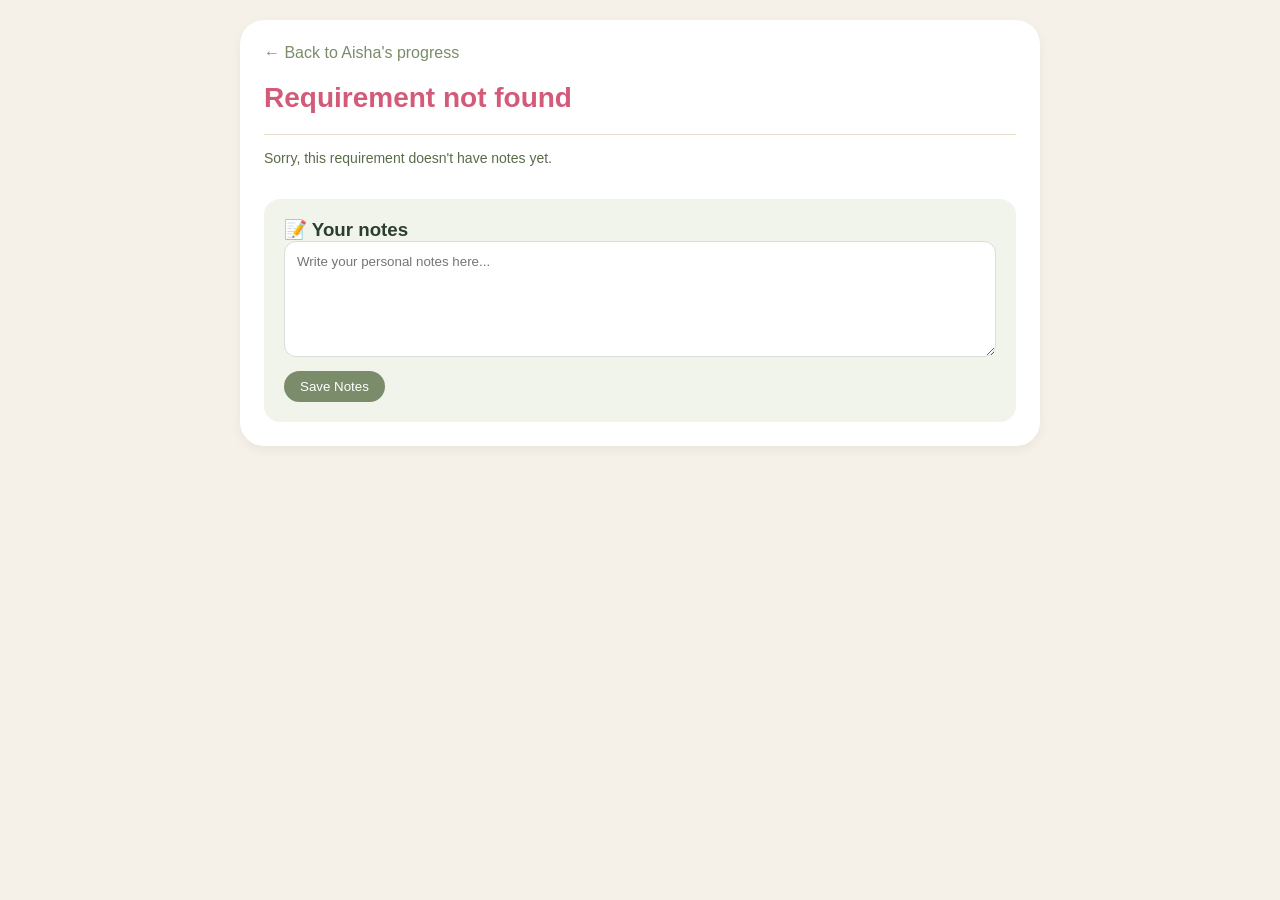
<file: requirement-detail.html>
<!DOCTYPE html>
<html lang="en">
<head>
    <meta charset="UTF-8">
    <meta name="viewport" content="width=device-width, initial-scale=1.0">
    <title>Requirement Notes — Hope for Women</title>
    <link rel="stylesheet" href="style.css">
</head>
<body>
    <div class="container">
        <a href="scout-profile.html?name=Aisha" class="back-link">← Back to Aisha's progress</a>
        <h1 id="req-title">Loading...</h1>
        <div id="req-content" class="requirement-summary" style="margin-top: 20px; line-height: 1.6;">
            Loading notes...
        </div>
        <div style="margin-top: 30px; padding: 20px; background: #f0f4eb; border-radius: 16px;">
            <h3>📝 Your notes</h3>
            <textarea id="user-notes" rows="6" style="width: 100%; padding: 12px; border-radius: 12px; border: 1px solid #ddd; font-family: inherit;" placeholder="Write your personal notes here..."></textarea>
            <button id="save-notes" style="margin-top: 10px; background: #7a8c6a; color: white; border: none; padding: 8px 16px; border-radius: 20px; cursor: pointer;">Save Notes</button>
        </div>
    </div>
    <script src="script-detail.js"></script>
</body>
</html>
</file>
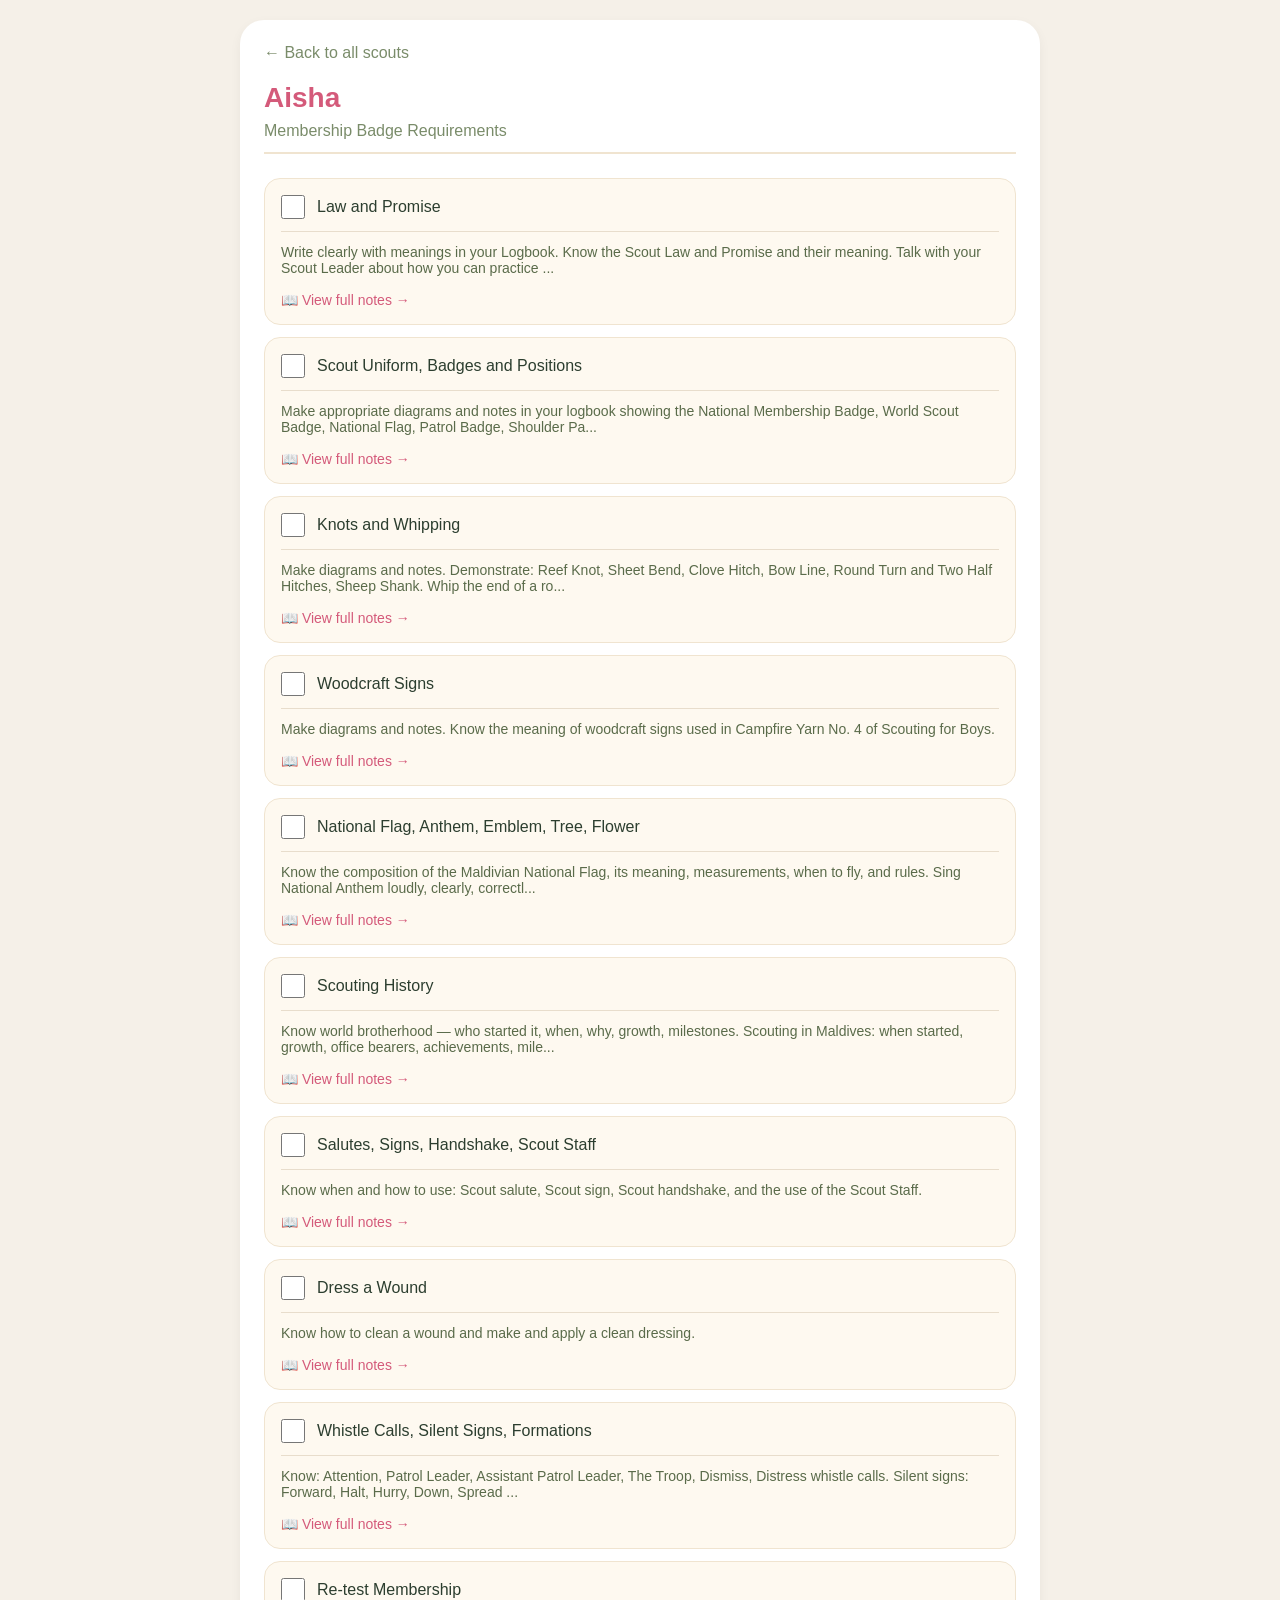
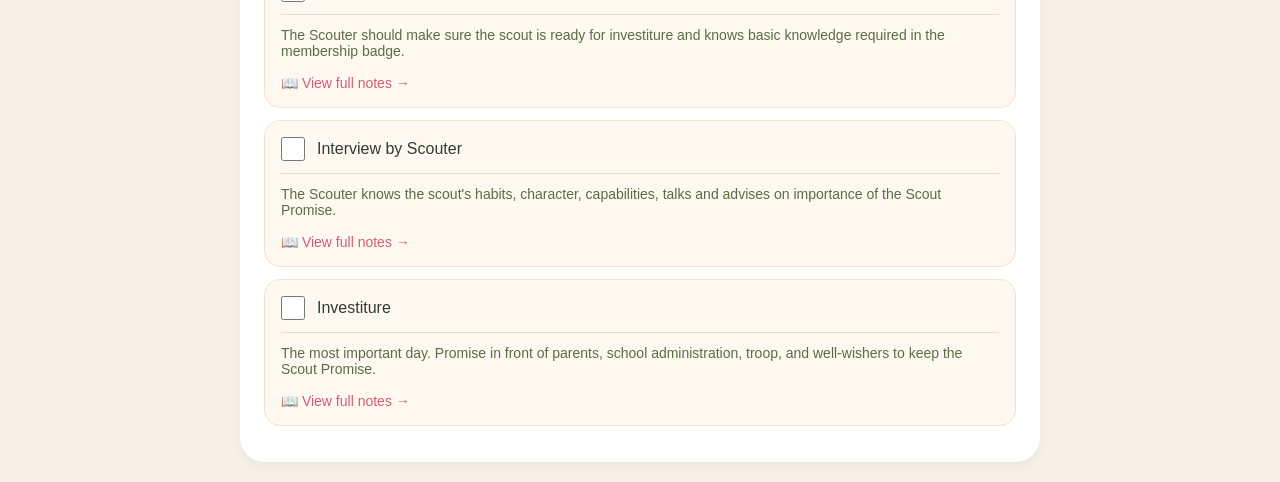
<file: scout-profile.html>
<!DOCTYPE html>
<html lang="en">
<head>
    <meta charset="UTF-8">
    <meta name="viewport" content="width=device-width, initial-scale=1.0">
    <title>Aisha's Progress — Hope for Women</title>
    <link rel="stylesheet" href="style.css">
</head>
<body>
    <div class="container">
        <a href="index.html" class="back-link">← Back to all scouts</a>
        <h1>Aisha</h1>
        <p class="subtitle">Membership Badge Requirements</p>

        <div class="requirements-list" id="requirements-list">
            <!-- Requirements will be loaded here by JavaScript -->
        </div>
    </div>
    <script src="script.js"></script>
</body>
</html>
</file>
<file: style.css>
* {
    margin: 0;
    padding: 0;
    box-sizing: border-box;
}

body {
    font-family: -apple-system, BlinkMacSystemFont, 'Segoe UI', Roboto, Helvetica, Arial, sans-serif;
    background: #f5f0e8;
    color: #2c3e2f;
    padding: 20px;
}

.container {
    max-width: 800px;
    margin: 0 auto;
    background: white;
    border-radius: 24px;
    padding: 24px;
    box-shadow: 0 4px 12px rgba(0,0,0,0.05);
}

h1 {
    color: #d45a7a;
    font-size: 28px;
    margin-bottom: 8px;
}

.subtitle {
    color: #7a8c6a;
    margin-bottom: 24px;
    border-bottom: 2px solid #f0e4d0;
    padding-bottom: 12px;
}

.scout-list {
    display: flex;
    flex-direction: column;
    gap: 16px;
    margin-bottom: 24px;
}

.scout-card {
    background: #fef9f0;
    border-radius: 16px;
    padding: 20px;
    border: 1px solid #f0e4d0;
}

.scout-card h2 {
    margin-bottom: 8px;
    color: #2c3e2f;
}

.button {
    display: inline-block;
    background: #d45a7a;
    color: white;
    padding: 10px 20px;
    border-radius: 40px;
    text-decoration: none;
    margin-top: 12px;
    font-weight: 500;
}

.button:hover {
    background: #bd4a68;
}

.back-link {
    display: inline-block;
    margin-bottom: 20px;
    color: #7a8c6a;
    text-decoration: none;
}

.requirement-item {
    background: #fef9f0;
    border-radius: 16px;
    padding: 16px;
    margin-bottom: 12px;
    border: 1px solid #f0e4d0;
}

.requirement-header {
    display: flex;
    align-items: center;
    gap: 12px;
    cursor: pointer;
}

.requirement-checkbox {
    width: 24px;
    height: 24px;
    cursor: pointer;
}

.requirement-title {
    flex: 1;
    font-weight: 500;
}

.requirement-summary {
    margin-top: 12px;
    padding-top: 12px;
    border-top: 1px solid #e8ddcc;
    font-size: 14px;
    color: #5a6b4a;
}

.add-scout {
    text-align: center;
    padding: 20px;
    background: #faf6ef;
    border-radius: 16px;
}
</file>
